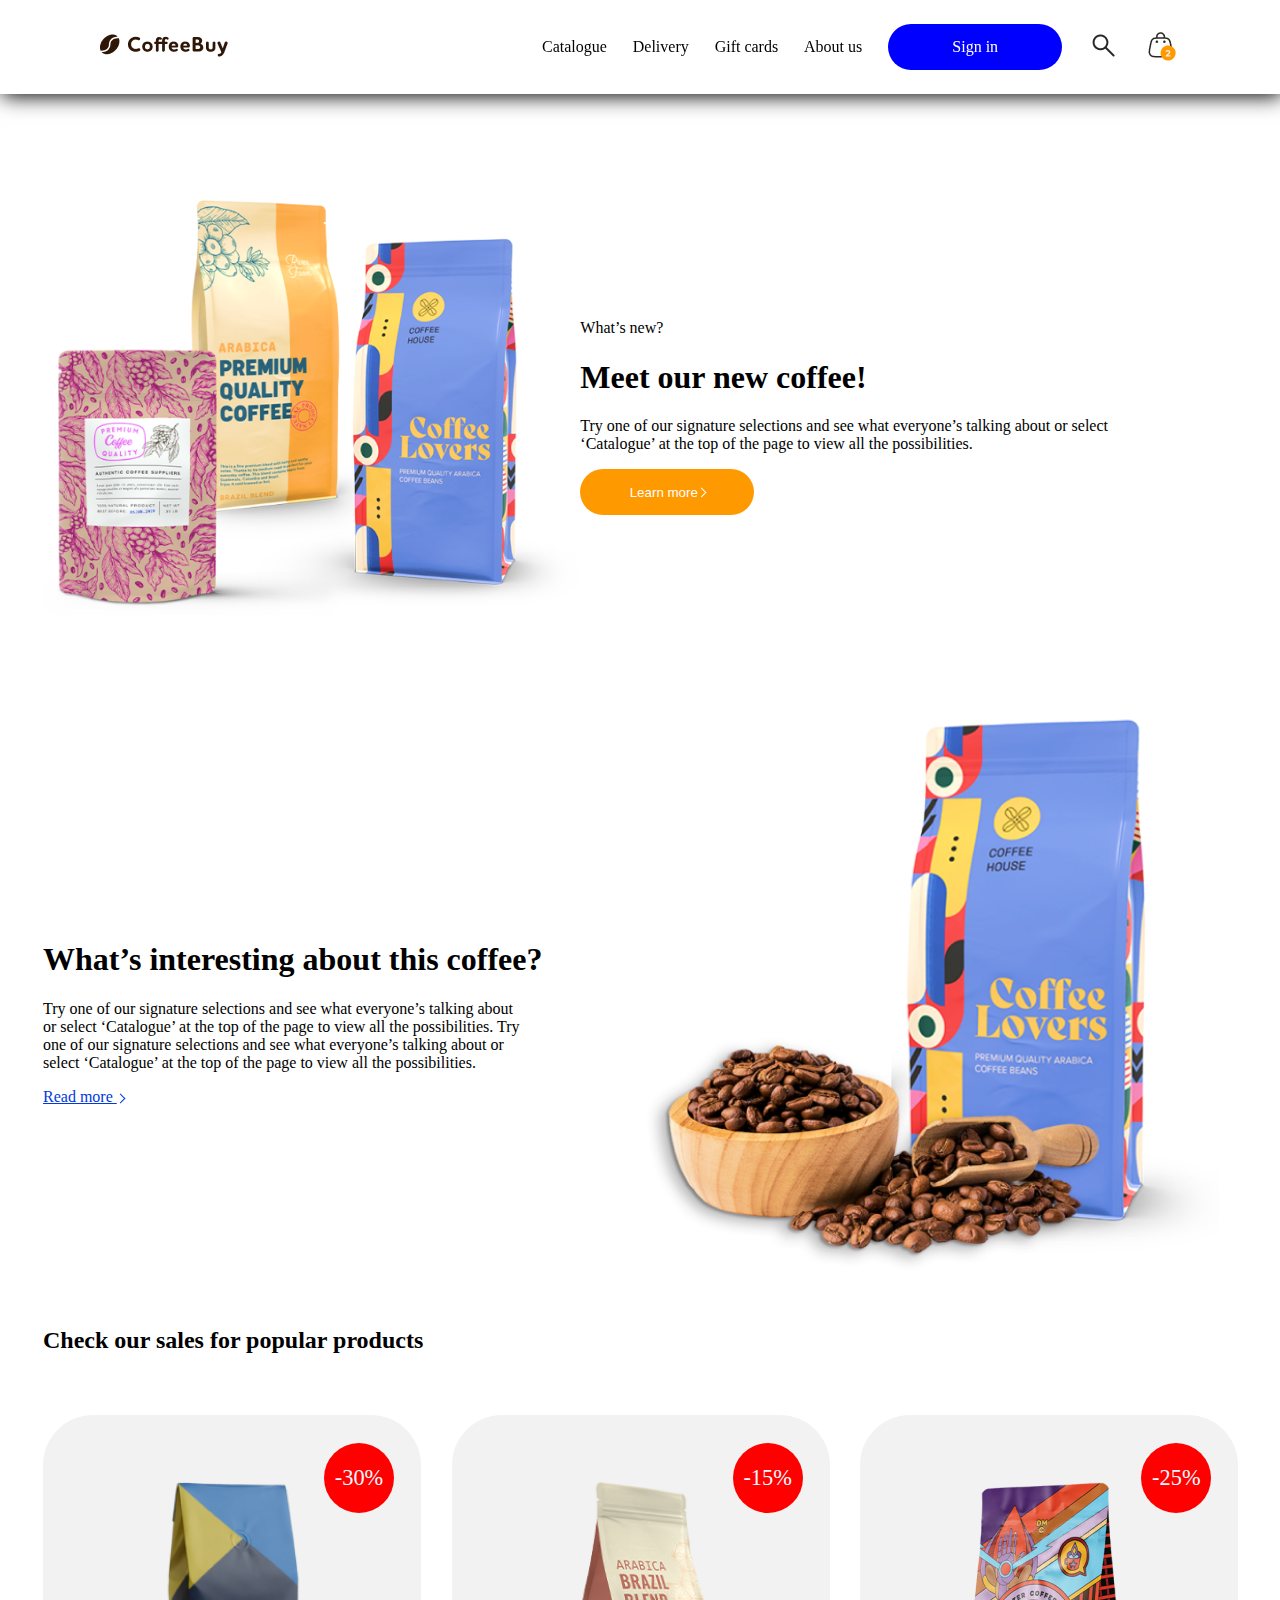
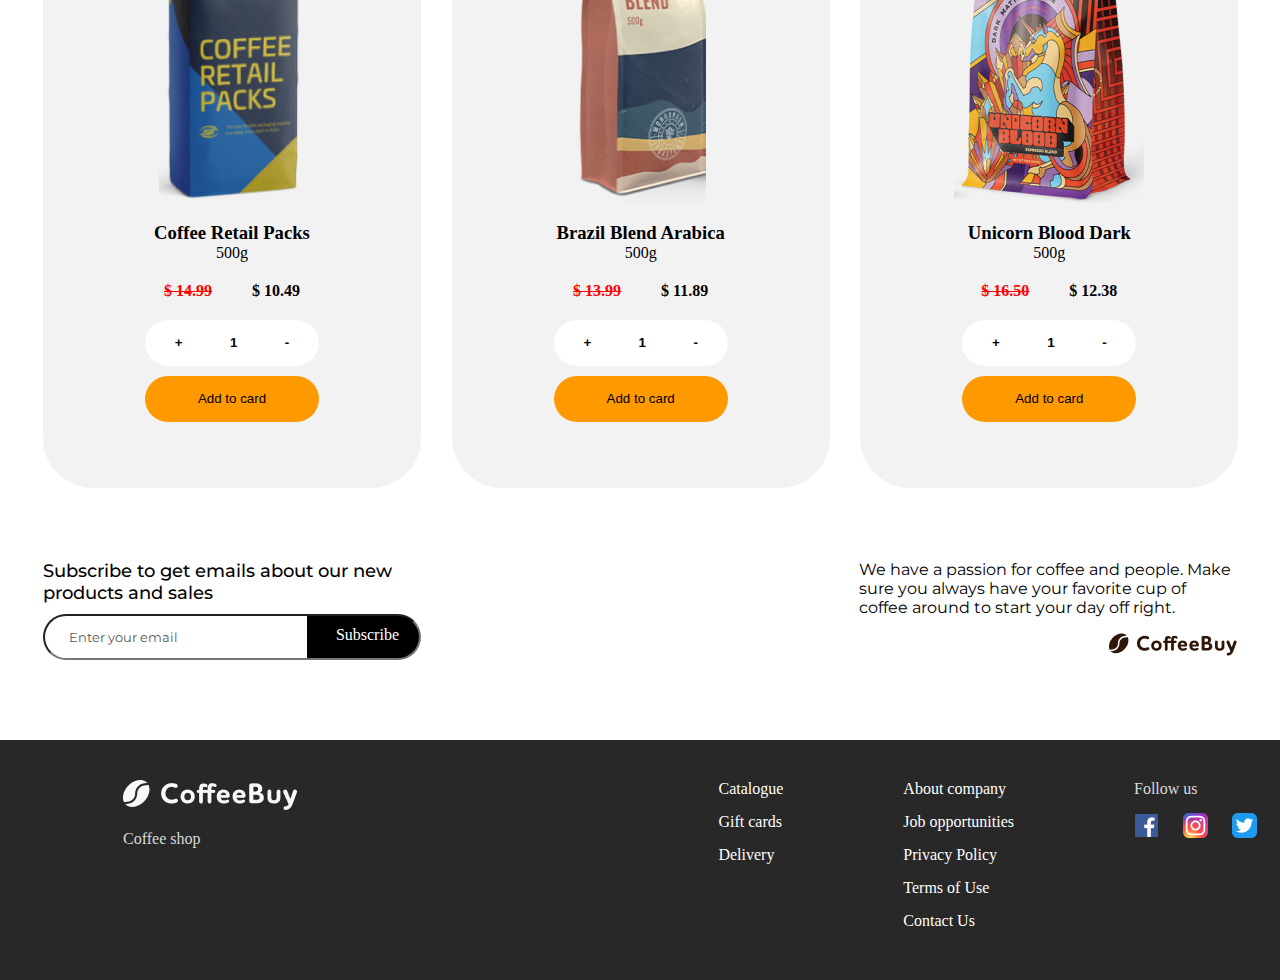
<file: index.html>
<!DOCTYPE html>
<html lang="en">

<head>
    <meta charset="UTF-8">
    <meta name="viewport" content="width=device-width, initial-scale=1.0">
    <title>Document</title>
    <link rel="stylesheet" href="style.css">
</head>

<body>
    <header>
        <a href=""><img src="./images/logo.png" alt="logo" class="logo"></a>
        <nav class="navbar">
            <a href="">Catalogue</a>
            <a href="">Delivery</a>
            <a href="">Gift cards</a>
            <a href="">About us</a>
            <a href="" class="btn">Sign in</a>
            <a href=""><img src="./images/humbleicons_search.png" alt=""></a>
            <a href=""><img src="./images/solar_bag-4-linear.png" alt=""></a>
        </nav>
    </header>

    <section class="box1">
        <div class="box">
            <div class="row-item">
                <div class="image-sec1"><img src="./images/image 2.png" alt=""></div>
                <div class="description">
                    <p>What’s new?</p>
                    <h1>Meet our new coffee!</h1>
                    <p>Try one of our signature selections and see what everyone’s talking about or select ‘Catalogue’
                        at the top of the page to view all the possibilities.</p>
                    <button class="more">Learn more<i class="arrow1 right"></i></button>
                </div>
            </div>
        </div>
    </section>

    <section class="box2">
        <div class="box">
            <div class="row-item">
                <div class="image-sec2"><img src="./images/image 1.png" alt=""></div>
                <div class="description2">
                    <h1>What’s interesting about
                        this coffee?</h1>
                    <p>Try one of our signature selections and see what everyone’s talking about or select ‘Catalogue’
                        at the top of the page to view all the possibilities. Try one of our signature selections and
                        see what everyone’s talking about or select ‘Catalogue’ at the top of the page to view all the
                        possibilities.</p>
                    <a href="" style="color: #0039DD;">Read more <i class="arrow right"></i></a>
                </div>
            </div>
        </div>
    </section>

    <section class="grid">
        <h2 class="header-box">Check our sales for popular products</h2>
        <div class="box-grid">
            <div class="container">
                <div class="rectangle">
                    <p class="procent">-30%</p>
                </div>
                <div class="container-vmist">
                    <img src="./images/image 10.png" alt="">
                    <h3>Coffee Retail Packs</h3>
                    <p>500g</p>
                    <span class="price">
                        <h4 class="sale"><s>$ 14.99</s></h4>
                        <h4>$ 10.49</h4>
                    </span>
                    <button class="plus-dis">
                        <h4>+</h4>
                        <h4>1</h4>
                        <h4>-</h4>
                    </button>
                    <button class="add">
                        Add to card
                    </button>
                </div>
            </div>
            <div class="container">
                <div class="rectangle">
                    <p class="procent">-15%</p>
                </div>
                <div class="container-vmist">
                    <img src="./images/image 9.png" alt="">
                    <h3>Brazil Blend Arabica</h3>
                    <p>500g</p>
                    <span class="price">
                        <h4 class="sale"><s>$ 13.99</s></h4>
                        <h4>$ 11.89</h4>
                    </span>
                    <button class="plus-dis">
                        <h4>+</h4>
                        <h4>1</h4>
                        <h4>-</h4>
                    </button>
                    <button class="add">
                        Add to card
                    </button>
                </div>
            </div>
            <div class="container">
                <div class="rectangle">
                    <p class="procent">-25%</p>
                </div>
                <div class="container-vmist">
                    <img src="./images/image 8.png" alt="">
                    <h3>Unicorn Blood Dark</h3>
                    <p>500g</p>
                    <span class="price">
                        <h4 class="sale"><s>$ 16.50</s></h4>
                        <h4>$ 12.38</h4>
                    </span>
                    <button class="plus-dis">
                        <h4>+</h4>
                        <h4>1</h4>
                        <h4>-</h4>
                    </button>
                    <button class="add">
                        Add to card
                    </button>
                </div>
            </div>
        </div>
    </section>

    <section class="main-fotter">
        <div class="main-fotter-content">
            <div class="form">
                <label for="email">Subscribe to get emails about our new products and sales</label>
                <div class="input-wrapper">
                    <input type="email" id="email" pattern=".+@example\.com" size="30" required
                        placeholder="Enter your email" class="email-input" />
                </div>
            </div>
            <div class="coffee">
                <p>We have a passion for coffee and people. Make sure you always have your favorite cup of coffee around
                    to start your day off right.</p>
                <img src="./images/logo.png" alt="">
            </div>
        </div>
    </section>

    <footer class="container-footer">
        <section>
            <div class="logo-footer">
                <img src="./images/logo2.png" alt="">
                <p class="topic">Coffee shop</p>
            </div>
            <div class="footer-description">
                <div class="onebyone">
                    <a href="">Catalogue</a><a href="">Gift cards</a><a href="">Delivery</a>
                </div>
                <div class="onebyone">
                    <a href="">About company</a>
                    <a href="">Job opportunities</a>
                    <a href="">Privacy Policy</a>
                    <a href="">Terms of Use</a>
                    <a href="">Contact Us</a>
                </div>
                <div class="media">
                    <p class="message">Follow us</p>
                    <img src="./images/devicon_facebook.png" alt="">
                    <img src="./images/skill-icons_instagram.png" alt="">
                    <img src="./images/skill-icons_twitter.png" alt="">
                </div>
            </div>
        </section>
    </footer>

</body>

</html>
</file>
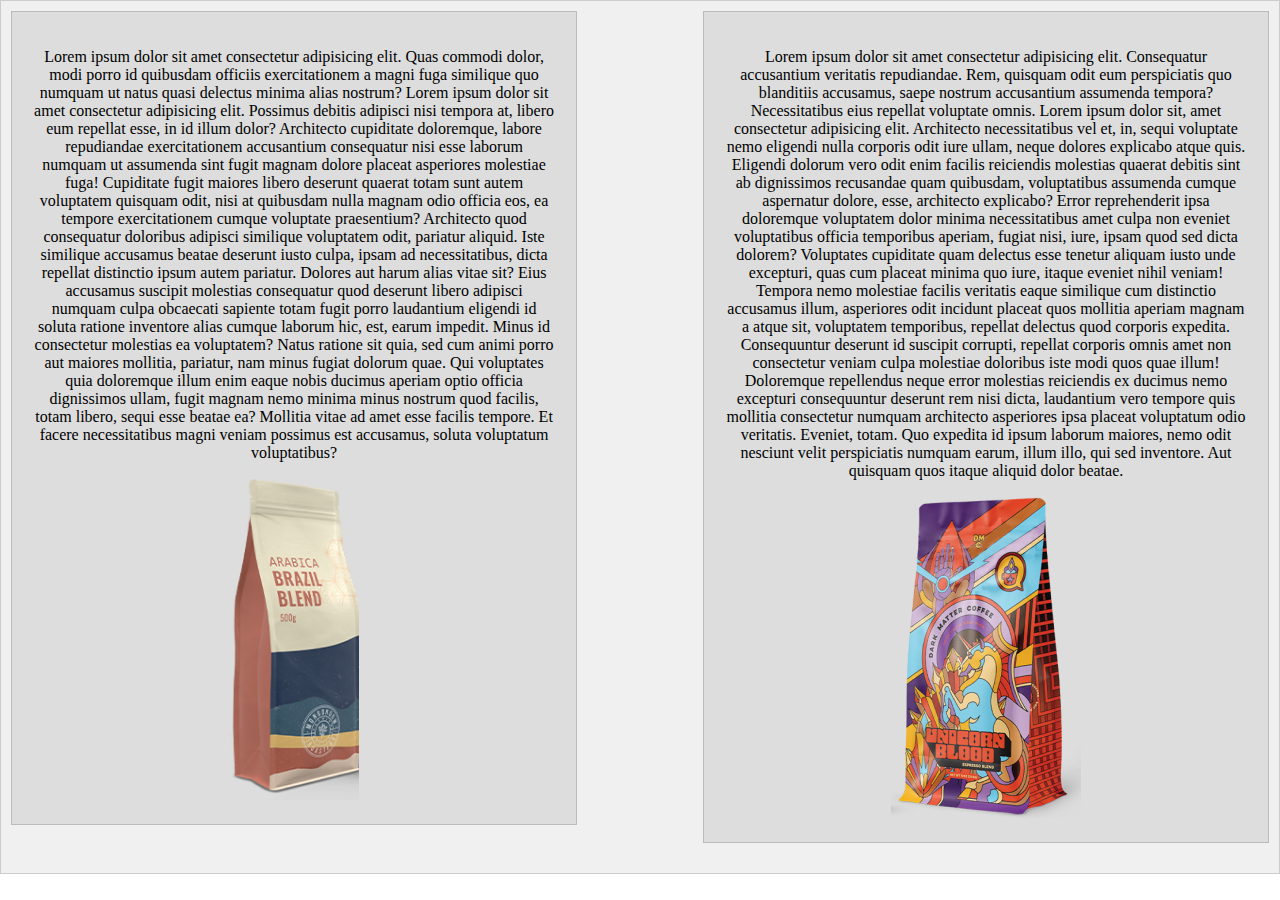
<file: clearfix.html>
<!DOCTYPE html>
<html lang="en">

<head>
    <meta charset="UTF-8">
    <meta name="viewport" content="width=device-width, initial-scale=1.0">
    <title>Document</title>
    <link rel="stylesheet" href="style.css">
</head>

<body>
    <div class="parent">
        <div class="child float-left">
            <p>Lorem ipsum dolor sit amet consectetur adipisicing elit. Quas commodi dolor, modi porro id quibusdam
                officiis exercitationem a magni fuga similique quo numquam ut natus quasi delectus minima alias nostrum?
                Lorem ipsum dolor sit amet consectetur adipisicing elit. Possimus debitis adipisci nisi tempora at,
                libero eum repellat esse, in id illum dolor? Architecto cupiditate doloremque, labore repudiandae
                exercitationem accusantium consequatur nisi esse laborum numquam ut assumenda sint fugit magnam dolore
                placeat asperiores molestiae fuga! Cupiditate fugit maiores libero deserunt quaerat totam sunt autem
                voluptatem quisquam odit, nisi at quibusdam nulla magnam odio officia eos, ea tempore exercitationem
                cumque voluptate praesentium? Architecto quod consequatur doloribus adipisci similique voluptatem odit,
                pariatur aliquid. Iste similique accusamus beatae deserunt iusto culpa, ipsam ad necessitatibus, dicta
                repellat distinctio ipsum autem pariatur. Dolores aut harum alias vitae sit? Eius accusamus suscipit
                molestias consequatur quod deserunt libero adipisci numquam culpa obcaecati sapiente totam fugit porro
                laudantium eligendi id soluta ratione inventore alias cumque laborum hic, est, earum impedit. Minus id
                consectetur molestias ea voluptatem? Natus ratione sit quia, sed cum animi porro aut maiores mollitia,
                pariatur, nam minus fugiat dolorum quae. Qui voluptates quia doloremque illum enim eaque nobis ducimus
                aperiam optio officia dignissimos ullam, fugit magnam nemo minima minus nostrum quod facilis, totam
                libero, sequi esse beatae ea? Mollitia vitae ad amet esse facilis tempore. Et facere necessitatibus
                magni veniam possimus est accusamus, soluta voluptatum voluptatibus?
            </p>
            <img src="./images/image 9.png" alt="">
        </div>
        <div class="child float-right">
            <p>Lorem ipsum dolor sit amet consectetur adipisicing elit. Consequatur accusantium veritatis repudiandae.
                Rem, quisquam odit eum perspiciatis quo blanditiis accusamus, saepe nostrum accusantium assumenda
                tempora? Necessitatibus eius repellat voluptate omnis. Lorem ipsum dolor sit, amet consectetur
                adipisicing elit. Architecto necessitatibus vel et, in, sequi voluptate nemo eligendi nulla corporis
                odit iure ullam, neque dolores explicabo atque quis. Eligendi dolorum vero odit enim facilis reiciendis
                molestias quaerat debitis sint ab dignissimos recusandae quam quibusdam, voluptatibus assumenda cumque
                aspernatur dolore, esse, architecto explicabo? Error reprehenderit ipsa doloremque voluptatem dolor
                minima necessitatibus amet culpa non eveniet voluptatibus officia temporibus aperiam, fugiat nisi, iure,
                ipsam quod sed dicta dolorem? Voluptates cupiditate quam delectus esse tenetur aliquam iusto unde
                excepturi, quas cum placeat minima quo iure, itaque eveniet nihil veniam! Tempora nemo molestiae facilis
                veritatis eaque similique cum distinctio accusamus illum, asperiores odit incidunt placeat quos mollitia
                aperiam magnam a atque sit, voluptatem temporibus, repellat delectus quod corporis expedita.
                Consequuntur deserunt id suscipit corrupti, repellat corporis omnis amet non consectetur veniam culpa
                molestiae doloribus iste modi quos quae illum! Doloremque repellendus neque error molestias reiciendis
                ex ducimus nemo excepturi consequuntur deserunt rem nisi dicta, laudantium vero tempore quis mollitia
                consectetur numquam architecto asperiores ipsa placeat voluptatum odio veritatis. Eveniet, totam. Quo
                expedita id ipsum laborum maiores, nemo odit nesciunt velit perspiciatis numquam earum, illum illo, qui
                sed inventore. Aut quisquam quos itaque aliquid dolor beatae.</p>
            <img src="./images/image 8.png" alt="">
        </div>
    </div>
</body>

</html>
</file>
<file: style.css>
@import url('https://fonts.googleapis.com/css2?family=Montserrat:ital,wght@0,100..900;1,100..900&display=swap');

body {
    width: 100%;
    height: 100%;
    margin: 0;
    padding: 0;
}

header {
    position: fixed;
    display: flex;
    width: 100%;
    justify-content: center;
    align-items: center;
    z-index: 1000;
    background-color: white;
    box-shadow: 2px 2px 20px black;
}

header .logo{
    margin-left: 100px;
}

section {
    max-width: 1194px;
    margin: auto;
}

.navbar a {
    text-decoration: none;
    color: black;
}

.navbar {
    margin-right: 80px;
    margin-left: 290px;
    display: flex;
    width: 60rem;
    padding: 24px;
    justify-content: space-between;
    align-items: center;
}

.btn {
    width: 174px;
    height: 46px;
    color: white !important;
    background-color: blue;
    display: flex;
    justify-content: center;
    align-items: center;
    text-align: center;
    border-radius: 25px;
}

button{
    cursor: pointer;
}

.navbar a:hover {
    color: rgb(49, 47, 47);
}

.box1{
    padding-top: 200px;
}

.box2{
    padding-top: 100px;
}

.box .row-item {
    display: flex;
    align-items: center;
    flex-wrap: wrap;
}

.box .row-item .image-sec1 {
    flex: 0 0 45%; 
    order: 1;
}

.box .row-item .image-sec1 img {
    width: 100%;
}

.box .row-item .description {
    flex: 0 0 45%; 
  
    order: 2;
    
}

.more{
    width: 174px;
    height: 46px;
    display: flex;
    justify-content: center;
    align-items: center;
    text-align: center;
    background-color: #FF9900;
    color: white;
    border: none;
    border-radius: 50px;
}

.box .row-item .image-sec2 {
    flex: 1 1 46%; 
    order: 2;
}

.box .row-item .image-sec2 img {
    width: 100%;
}

.box .row-item .description2 {
    flex: 1 1 45%; 
    order: 1;
}

.arrow1 {
    border: solid white;
    border-width: 0 1px 1px 0;
    display: inline-block;
    padding: 3px;
  }

.arrow {
    border: solid #0039DD;
    border-width: 0 1px 1px 0;
    display: inline-block;
    padding: 3px;
  }
  
  .right {
    transform: rotate(-45deg);
    -webkit-transform: rotate(-45deg);
  }

.box .row-item .description2 p{
    max-width: 480px;
}

.grid{
    height: 753px;
}

.box-grid{
    display: grid;
    grid-template-columns: repeat(auto-fit, minmax(200px, 3fr)); 
    gap: 2rem;
}

.container{
    position: relative;
    height: 673px;
    width: 378px;
    background-color: #F2F2F2;
    border-radius: 50px;
    display: flex;
    justify-content: center;
    align-items: center;
}

.header-box{
    padding-bottom: 41px;
}

.rectangle{
    position: absolute;
    width: 70px;
    height: 70px;
    background-color: red;
    border-radius: 50%;
    top: 28px;
    right: 27px;
    display: flex;
    justify-content: center;
    align-items: center;
    text-align: center;
}

.procent{
    font-size: 1.4rem;
    color: aliceblue;
}

.container-vmist{
    height: 553px;
    width: 216px;
    display: flex;
    justify-content: center;
    align-items: center;
    flex-direction: column;
    text-align: center;
}

.container-vmist .price{
    display: flex;
    justify-content: space-around;
    align-items: center;
   
}

.container-vmist p{
    margin: 0;
}

.container-vmist h3{
    margin-bottom: 0;
}

.price h4{
    margin: 20px 20px;
}

.plus-dis{
    height: 46px;
    width: 174px;
    display: flex;
    justify-content: space-around;
    align-items: center;
    background-color: white;
    border: none;
    padding-top: 12px;
    padding-bottom: 12px;
    border-radius: 50px;
}

.plus-dis h4{
    margin: 0 20px;
}

.add{
    margin-top: 10px;
    display: flex;
    justify-content: center;
    align-items: center;
    text-align: center;
    height: 46px;
    width: 174px;
    background-color: #FF9900;
    border: none;
    border-radius: 50px;
}

.sale{
    color: red;
}

.main-fotter-content{
    height: 115px;
}

.form{
    max-width: 378px;
    display: flex;
    flex-direction: column;
    float: left;
}

label{
    font-family: "Montserrat", sans-serif;
    font-size: 18px;
    font-weight: 500;
}

.main-fotter{
    margin-top: 80px;
}

input{
    font-family: "Montserrat", sans-serif;
    height: 46px;
    border-radius: 50px;
    margin-top: 10px;
}

.input-wrapper {
    position: relative;
    display: inline-block;
}

.email-input {
    width: 100%;
    padding-right: 100px; 
    box-sizing: border-box; 
    background: linear-gradient(to right, transparent 70%, black 70%);
    color: rgb(0, 0, 0);
}

.email-input::placeholder {
    color: rgba(0, 0, 0, 0.7); 
    text-indent: 22px;
}

.input-wrapper::after {
    content: 'Subscribe';
    position: absolute;
    top: 40%;
    right: 22px; 
    color: rgb(255, 255, 255); 
    cursor: pointer;
}

.coffee{
    max-width: 378px;
    float: right;
}

.coffee p{
    margin-top: 0;
    font-family: "Montserrat", sans-serif;
    font-size: 16px;
}

.coffee img{
    float: right;
}

.container-footer{
    margin-top: 65px;
    width: 1440px;
    height: 240px;
    background-color: #282828;
}

.logo-footer{
    padding-top: 40px;
    float: left;
}

.topic{
    color: #D9D9D9;
}

.footer-description{
    display: grid;
    grid-template-columns: auto auto auto;
    gap: 120px;
    padding: 40px;
    float: right;
}

.onebyone{
    display: flex;
    flex-direction: column;
    gap: 15px;
}

.onebyone a{
    text-decoration: none;
    color: white;
}

.message{
    color: #D9D9D9;
    margin: 0;
    padding-bottom: 15px;
}

.media img{
    padding-right: 20px;
}

.parent {
    background-color: #f0f0f0;
    border: 1px solid #ccc;
    padding: 10px;
    margin-bottom: 20px;
    position: relative; 
}

.child {
    width: 45%;
    padding: 20px;
    background-color: #ddd;
    border: 1px solid #bbb;
    box-sizing: border-box;
    margin-bottom: 20px;
}

.float-left {
    float: left;
}

.float-right {
    float: right;
}

.parent::after {
    content: "";
    display: table;
    clear: both;
}

/* альтернативне рішення */

.parent {
    background-color: #f0f0f0;
    border: 1px solid #ccc;
    padding: 10px;
    margin-bottom: 20px;
    overflow: hidden; 
}

.parent {
    background-color: #f0f0f0;
    border: 1px solid #ccc;
    padding: 10px;
    margin-bottom: 20px;
    text-align: center; 
}

.child {
    width: 45%;
    padding: 20px;
    background-color: #ddd;
    border: 1px solid #bbb;
    box-sizing: border-box;
    display: inline-block;
    margin-bottom: 20px;
    vertical-align: top; 
}
</file>
